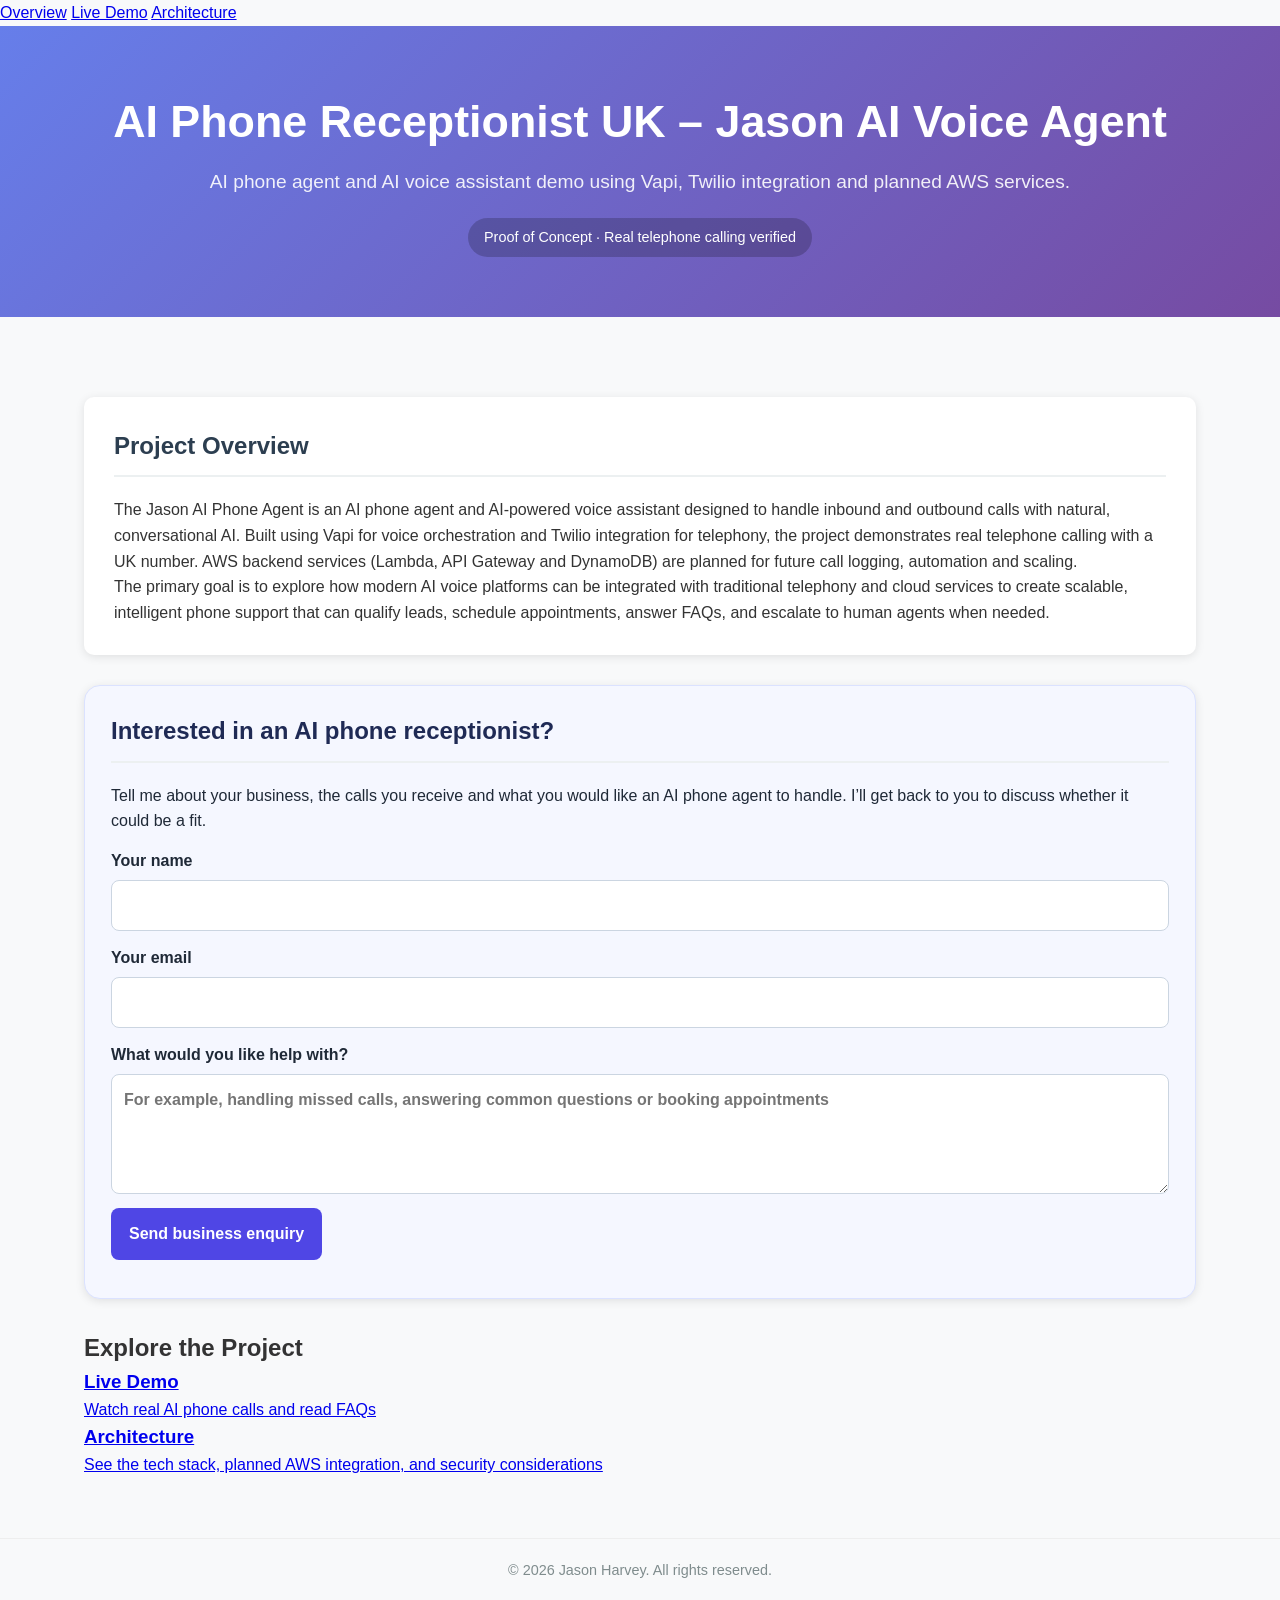
<file: index.html>
<!DOCTYPE html>
<html lang="en">
<head>
    <meta charset="UTF-8">
    <meta name="viewport" content="width=device-width, initial-scale=1.0">
    <title>AI Phone Receptionist UK | Vapi & Twilio Voice Agent</title>
    <link rel="stylesheet" href="style.css">
    <meta name="description" content="AI phone agent and AI voice assistant demo for UK small businesses, built with Vapi and Twilio integration. See inbound and outbound calls, appointment booking and lead qualification in a working UK telephone demo.">
    <script type="application/ld+json">
    {
      "@context": "https://schema.org",
      "@type": "SoftwareApplication",
      "name": "Jason AI Phone Agent",
      "applicationCategory": "BusinessApplication",
      "description": "AI-powered voice support system using Vapi and Twilio that handles inbound and outbound calls with natural conversational AI. Demonstrated with real UK telephone calling.",
      "url": "https://jazblue.github.io/jason-ai-phone-agent/",
      "operatingSystem": "Web",
      "offers": {
        "@type": "Offer",
        "price": "0",
        "priceCurrency": "USD"
      },
      "author": {
        "@type": "Person",
        "name": "Jason Harvey",
        "url": "https://jazblue.github.io/jason-ai-phone-agent/"
      }
    }
    </script>
    <meta property="og:title" content="AI Phone Receptionist UK | Vapi & Twilio Voice Agent Demo">
    <meta property="og:description" content="AI phone agent and AI phone receptionist demo using Vapi and Twilio integration with a UK phone number. Inbound and outbound calls tested, with appointment booking and lead qualification as use cases.">
    <meta name="twitter:title" content="AI Phone Receptionist UK | Vapi & Twilio Voice Agent Demo">
    <meta name="twitter:description" content="AI phone receptionist proof of concept using Vapi and Twilio with a UK phone number. Real inbound and outbound telephone calls tested and verified.">
    <link rel="canonical" href="https://jazblue.github.io/jason-ai-phone-agent/">
    <meta name="twitter:card" content="summary">
    <style>
      .business-enquiry{margin:30px 0;padding:26px;background:#f5f7ff;border:1px solid #dbe2ff;border-radius:16px;color:#1f2937}
      .business-enquiry h2{margin-top:0;color:#1f2a55}
      .business-enquiry p{line-height:1.6}
      .business-enquiry .field{display:block;margin:14px 0;font-weight:600}
      .business-enquiry input,.business-enquiry textarea{display:block;box-sizing:border-box;width:100%;margin-top:6px;padding:12px;border:1px solid #cbd5e1;border-radius:8px;font:inherit;background:#fff;color:#111827}
      .business-enquiry textarea{min-height:120px;resize:vertical}
      .business-enquiry button{padding:13px 18px;border:0;border-radius:8px;background:#4f46e5;color:white;font:inherit;font-weight:700;cursor:pointer}
      #aiEnquiryResponse{margin-top:12px;overflow-wrap:anywhere}
    </style>
</head>
<body>
    <nav class="nav-bar">
        <a href="index.html" class="nav-active">Overview</a>
        <a href="demo.html">Live Demo</a>
        <a href="architecture.html">Architecture</a>
    </nav>

    <header class="hero">
        <h1>AI Phone Receptionist UK – Jason AI Voice Agent</h1>
        <p>AI phone agent and AI voice assistant demo using Vapi, Twilio integration and planned AWS services.</p>
        <div class="status-badge">Proof of Concept · Real telephone calling verified</div>
    </header>

    <div class="container">
        <section class="overview">
            <h2>Project Overview</h2>
            <p>The Jason AI Phone Agent is an AI phone agent and AI-powered voice assistant designed to handle inbound and outbound calls with natural, conversational AI. Built using Vapi for voice orchestration and Twilio integration for telephony, the project demonstrates real telephone calling with a UK number. AWS backend services (Lambda, API Gateway and DynamoDB) are planned for future call logging, automation and scaling.</p>
            <p>The primary goal is to explore how modern AI voice platforms can be integrated with traditional telephony and cloud services to create scalable, intelligent phone support that can qualify leads, schedule appointments, answer FAQs, and escalate to human agents when needed.</p>
        </section>

        <section class="business-enquiry" aria-labelledby="ai-enquiry-title">
          <h2 id="ai-enquiry-title">Interested in an AI phone receptionist?</h2>
          <p>Tell me about your business, the calls you receive and what you would like an AI phone agent to handle. I’ll get back to you to discuss whether it could be a fit.</p>
          <form id="aiEnquiryForm">
            <label class="field" for="aiEnquiryName">Your name<input id="aiEnquiryName" name="name" autocomplete="name" required></label>
            <label class="field" for="aiEnquiryEmail">Your email<input id="aiEnquiryEmail" name="email" type="email" autocomplete="email" required></label>
            <label class="field" for="aiEnquiryMessage">What would you like help with?<textarea id="aiEnquiryMessage" name="message" required placeholder="For example, handling missed calls, answering common questions or booking appointments"></textarea></label>
            <button type="submit">Send business enquiry</button>
            <div id="aiEnquiryResponse" role="status" aria-live="polite"></div>
          </form>
        </section>

        <div class="quick-links">
            <h2>Explore the Project</h2>
            <div class="link-cards">
                <a href="demo.html" class="link-card">
                    <h3>Live Demo</h3>
                    <p>Watch real AI phone calls and read FAQs</p>
                </a>
                <a href="architecture.html" class="link-card">
                    <h3>Architecture</h3>
                    <p>See the tech stack, planned AWS integration, and security considerations</p>
                </a>
            </div>
        </div>
    </div>

    <footer>
        <p>&copy; 2026 Jason Harvey. All rights reserved.</p>
    </footer>

    <script>
      document.getElementById("aiEnquiryForm").addEventListener("submit", async function(event) {
        event.preventDefault();
        const form = event.currentTarget;
        const responseBox = document.getElementById("aiEnquiryResponse");
        const data = new URLSearchParams();
        data.append("name", document.getElementById("aiEnquiryName").value.trim());
        data.append("email", document.getElementById("aiEnquiryEmail").value.trim());
        data.append("message", "[Source: AI Phone Agent website enquiry]\n" + document.getElementById("aiEnquiryMessage").value.trim());
        responseBox.textContent = "Sending your enquiry...";
        try {
          const response = await fetch("https://8b3275icpc.execute-api.eu-west-2.amazonaws.com/dev/", {
            method: "POST",
            headers: { "Content-Type": "application/x-www-form-urlencoded" },
            body: data
          });
          const text = await response.text();
          if (response.ok) {
            responseBox.textContent = text || "Thank you. Your enquiry has been submitted.";
            form.reset();
          } else {
            responseBox.textContent = "Sorry, the enquiry could not be submitted. Please email jasonmariakieran@gmail.com instead.";
          }
        } catch (error) {
          responseBox.textContent = "Sorry, the form could not connect. Please email jasonmariakieran@gmail.com instead.";
        }
      });
    </script>

</body>
</html>
</file>
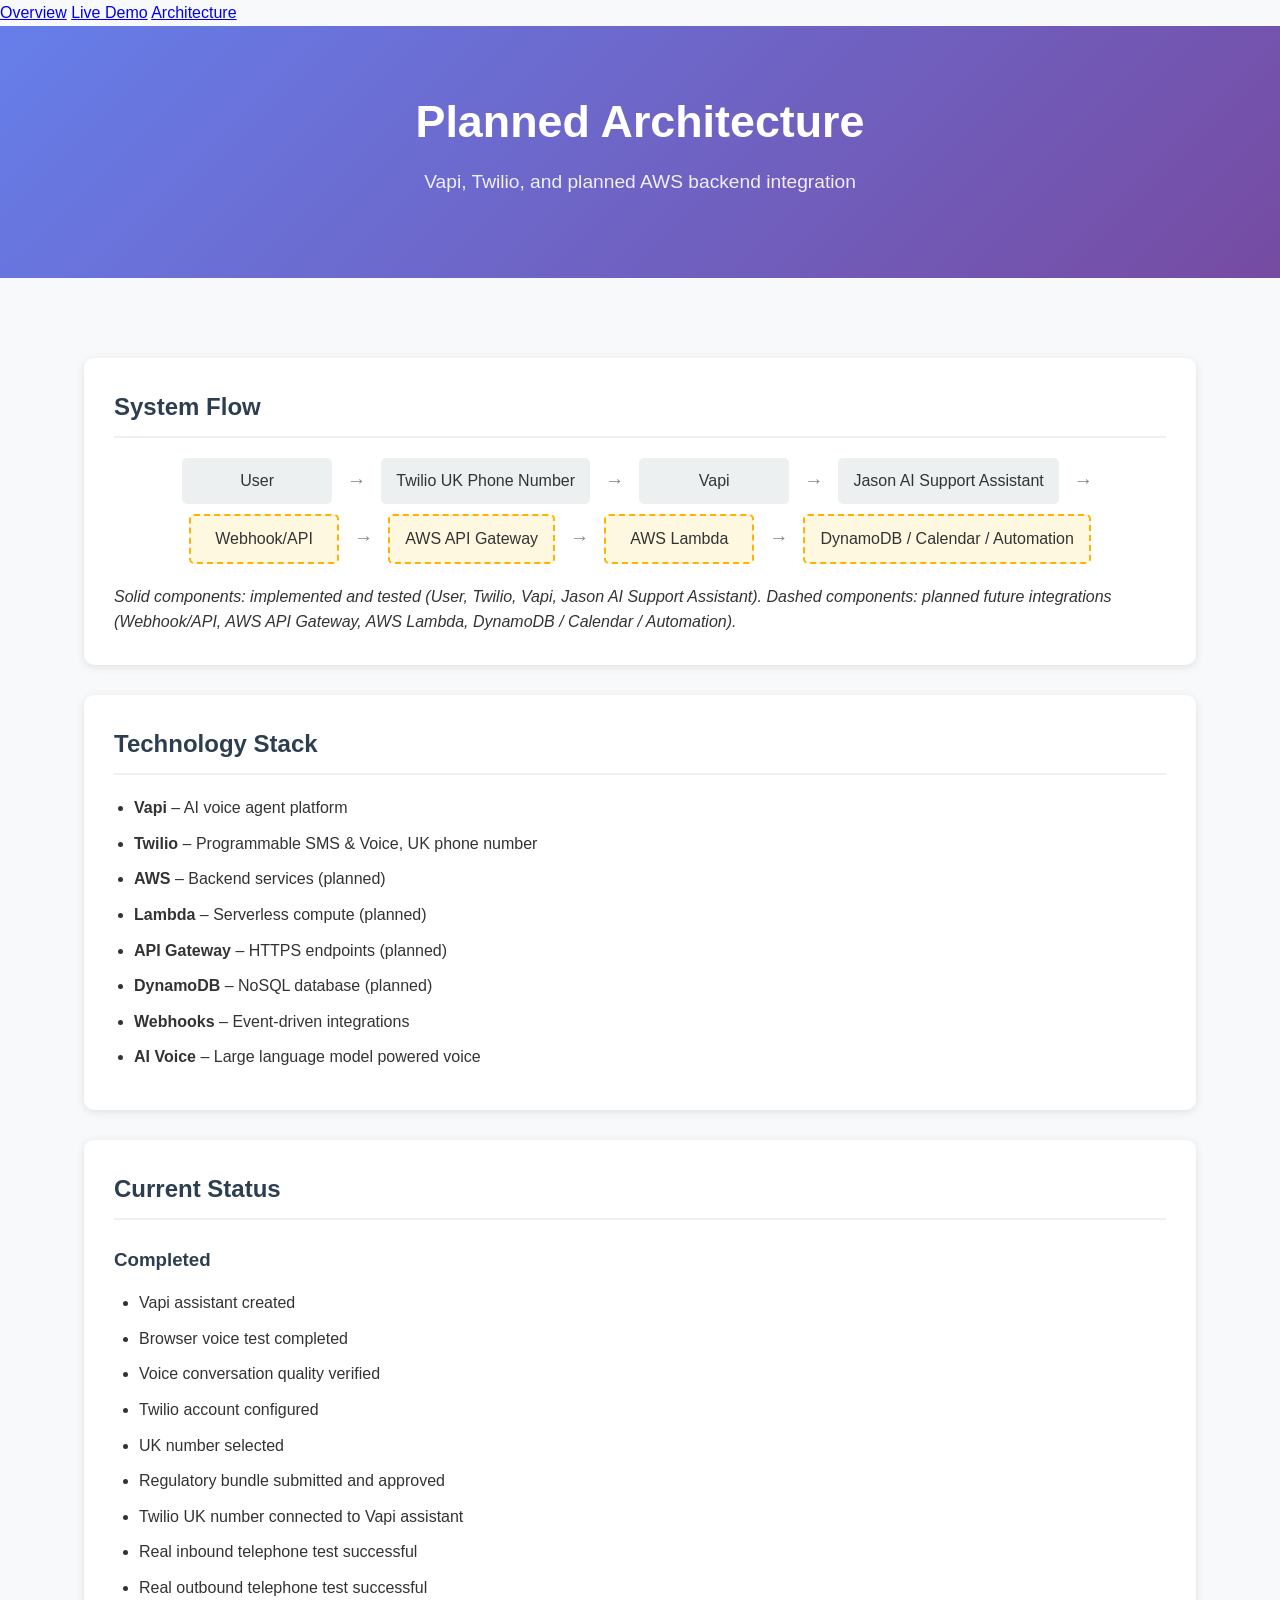
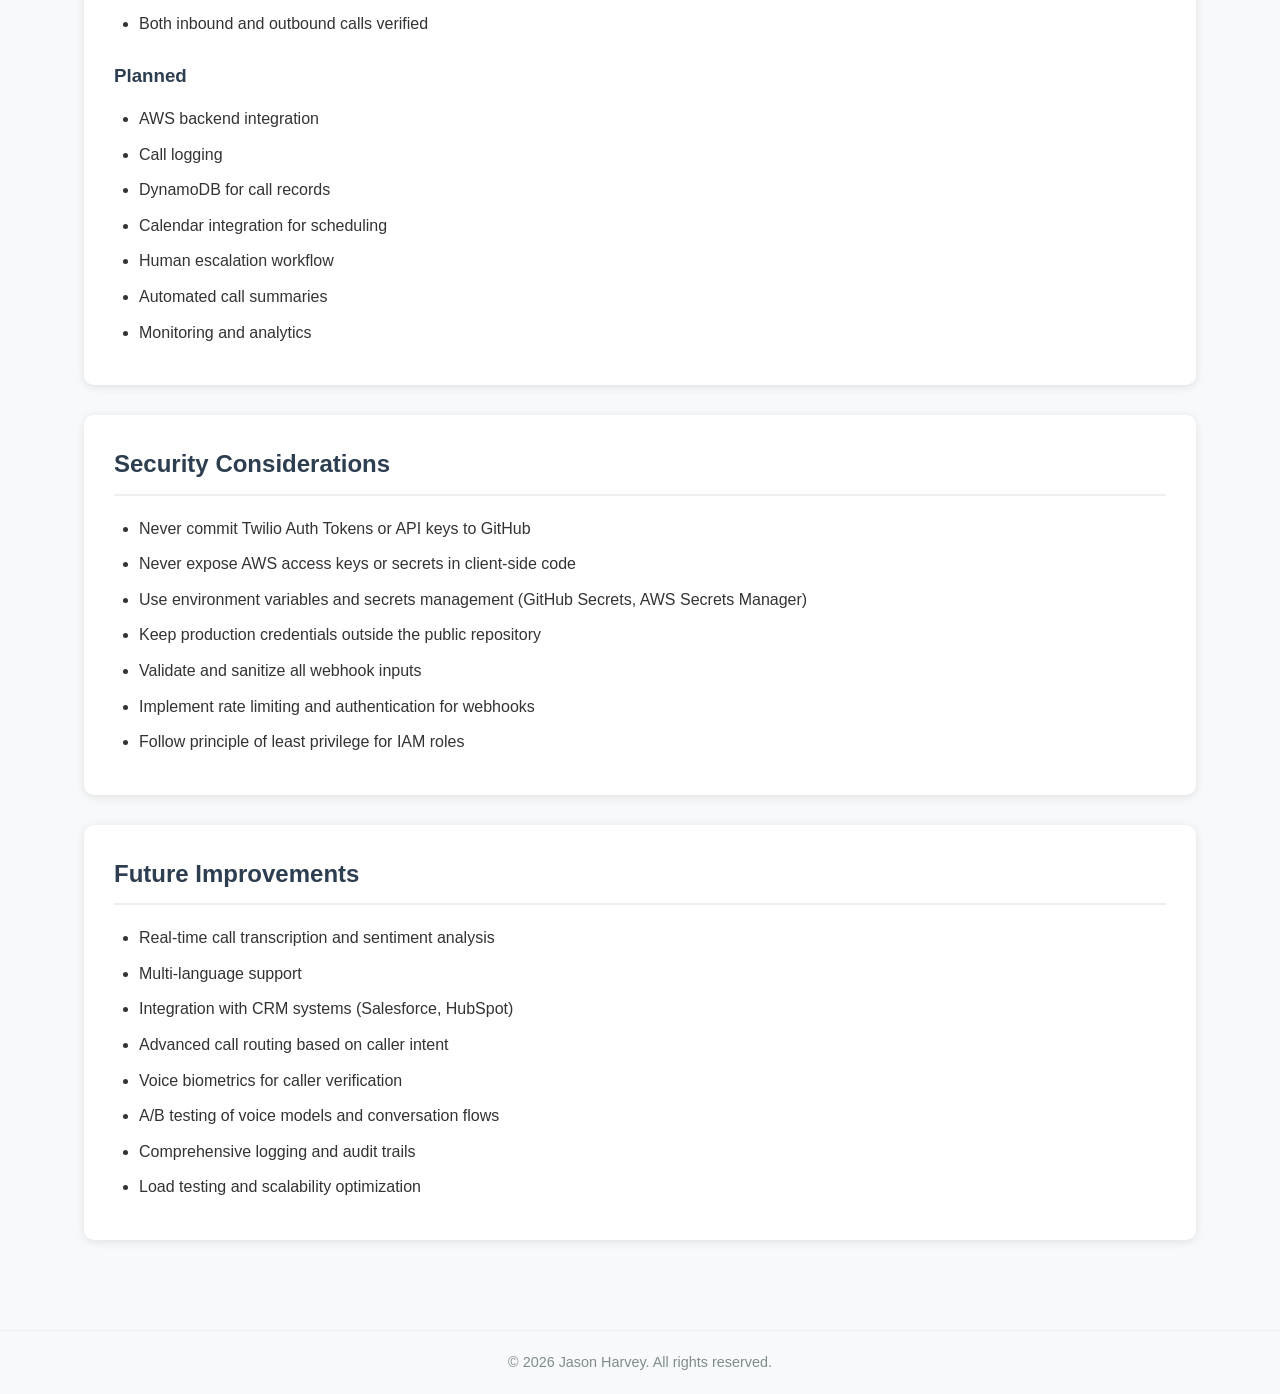
<file: architecture.html>
<!DOCTYPE html>
<html lang="en">
<head>
    <meta charset="UTF-8">
    <meta name="viewport" content="width=device-width, initial-scale=1.0">
    <title>AI Phone Agent Architecture | Vapi, Twilio & Planned AWS Backend</title>
    <link rel="stylesheet" href="style.css">
    <meta name="description" content="Technical architecture for Jason's AI phone agent project. See the Vapi and Twilio integration, planned AWS Lambda/API Gateway/DynamoDB backend, and security considerations.">
    <script type="application/ld+json">
    {
      "@context": "https://schema.org",
      "@type": "SoftwareApplication",
      "name": "Jason AI Phone Agent",
      "applicationCategory": "BusinessApplication",
      "description": "Technical documentation for the AI phone agent architecture using Vapi, Twilio, and planned AWS services.",
      "url": "https://jazblue.github.io/jason-ai-phone-agent/architecture.html",
      "operatingSystem": "Web",
      "author": {
        "@type": "Person",
        "name": "Jason Harvey"
      }
    }
    </script>
    <meta property="og:title" content="AI Phone Agent Architecture | Vapi & Twilio">
    <meta property="og:description" content="Technical architecture: Vapi + Twilio telephony with planned AWS Lambda, API Gateway, and DynamoDB backend.">
    <link rel="canonical" href="https://jazblue.github.io/jason-ai-phone-agent/architecture.html">
</head>
<body>
    <nav class="nav-bar">
        <a href="index.html">Overview</a>
        <a href="demo.html">Live Demo</a>
        <a href="architecture.html" class="nav-active">Architecture</a>
    </nav>

    <header class="hero">
        <h1>Planned Architecture</h1>
        <p>Vapi, Twilio, and planned AWS backend integration</p>
    </header>

    <div class="container">
        <section class="architecture">
            <h2>System Flow</h2>
            <div class="arch-diagram">
                <div class="arch-step">User</div>
                <div class="arch-arrow">→</div>
                <div class="arch-step">Twilio UK Phone Number</div>
                <div class="arch-arrow">→</div>
                <div class="arch-step">Vapi</div>
                <div class="arch-arrow">→</div>
                <div class="arch-step">Jason AI Support Assistant</div>
                <div class="arch-arrow">→</div>
                <div class="arch-step-planned">Webhook/API</div>
                <div class="arch-arrow">→</div>
                <div class="arch-step-planned">AWS API Gateway</div>
                <div class="arch-arrow">→</div>
                <div class="arch-step-planned">AWS Lambda</div>
                <div class="arch-arrow">→</div>
                <div class="arch-step-planned">DynamoDB / Calendar / Automation</div>
            </div>
            <p><em>Solid components: implemented and tested (User, Twilio, Vapi, Jason AI Support Assistant). Dashed components: planned future integrations (Webhook/API, AWS API Gateway, AWS Lambda, DynamoDB / Calendar / Automation).</em></p>
        </section>

        <section class="stack">
            <h2>Technology Stack</h2>
            <ul>
                <li><strong>Vapi</strong> – AI voice agent platform</li>
                <li><strong>Twilio</strong> – Programmable SMS & Voice, UK phone number</li>
                <li><strong>AWS</strong> – Backend services (planned)</li>
                <li><strong>Lambda</strong> – Serverless compute (planned)</li>
                <li><strong>API Gateway</strong> – HTTPS endpoints (planned)</li>
                <li><strong>DynamoDB</strong> – NoSQL database (planned)</li>
                <li><strong>Webhooks</strong> – Event-driven integrations</li>
                <li><strong>AI Voice</strong> – Large language model powered voice</li>
            </ul>
        </section>

        <section class="status">
            <h2>Current Status</h2>
            <h3>Completed</h3>
            <ul>
                <li>Vapi assistant created</li>
                <li>Browser voice test completed</li>
                <li>Voice conversation quality verified</li>
                <li>Twilio account configured</li>
                <li>UK number selected</li>
                <li>Regulatory bundle submitted and approved</li>
                <li>Twilio UK number connected to Vapi assistant</li>
                <li>Real inbound telephone test successful</li>
                <li>Real outbound telephone test successful</li>
                <li>Both inbound and outbound calls verified</li>
            </ul>
            <h3>Planned</h3>
            <ul>
                <li>AWS backend integration</li>
                <li>Call logging</li>
                <li>DynamoDB for call records</li>
                <li>Calendar integration for scheduling</li>
                <li>Human escalation workflow</li>
                <li>Automated call summaries</li>
                <li>Monitoring and analytics</li>
            </ul>
        </section>

        <section class="security">
            <h2>Security Considerations</h2>
            <ul>
                <li>Never commit Twilio Auth Tokens or API keys to GitHub</li>
                <li>Never expose AWS access keys or secrets in client-side code</li>
                <li>Use environment variables and secrets management (GitHub Secrets, AWS Secrets Manager)</li>
                <li>Keep production credentials outside the public repository</li>
                <li>Validate and sanitize all webhook inputs</li>
                <li>Implement rate limiting and authentication for webhooks</li>
                <li>Follow principle of least privilege for IAM roles</li>
            </ul>
        </section>

        <section class="future">
            <h2>Future Improvements</h2>
            <ul>
                <li>Real-time call transcription and sentiment analysis</li>
                <li>Multi-language support</li>
                <li>Integration with CRM systems (Salesforce, HubSpot)</li>
                <li>Advanced call routing based on caller intent</li>
                <li>Voice biometrics for caller verification</li>
                <li>A/B testing of voice models and conversation flows</li>
                <li>Comprehensive logging and audit trails</li>
                <li>Load testing and scalability optimization</li>
            </ul>
        </section>
    </div>

    <footer>
        <p>&copy; 2026 Jason Harvey. All rights reserved.</p>
    </footer>
</body>
</html>
</file>
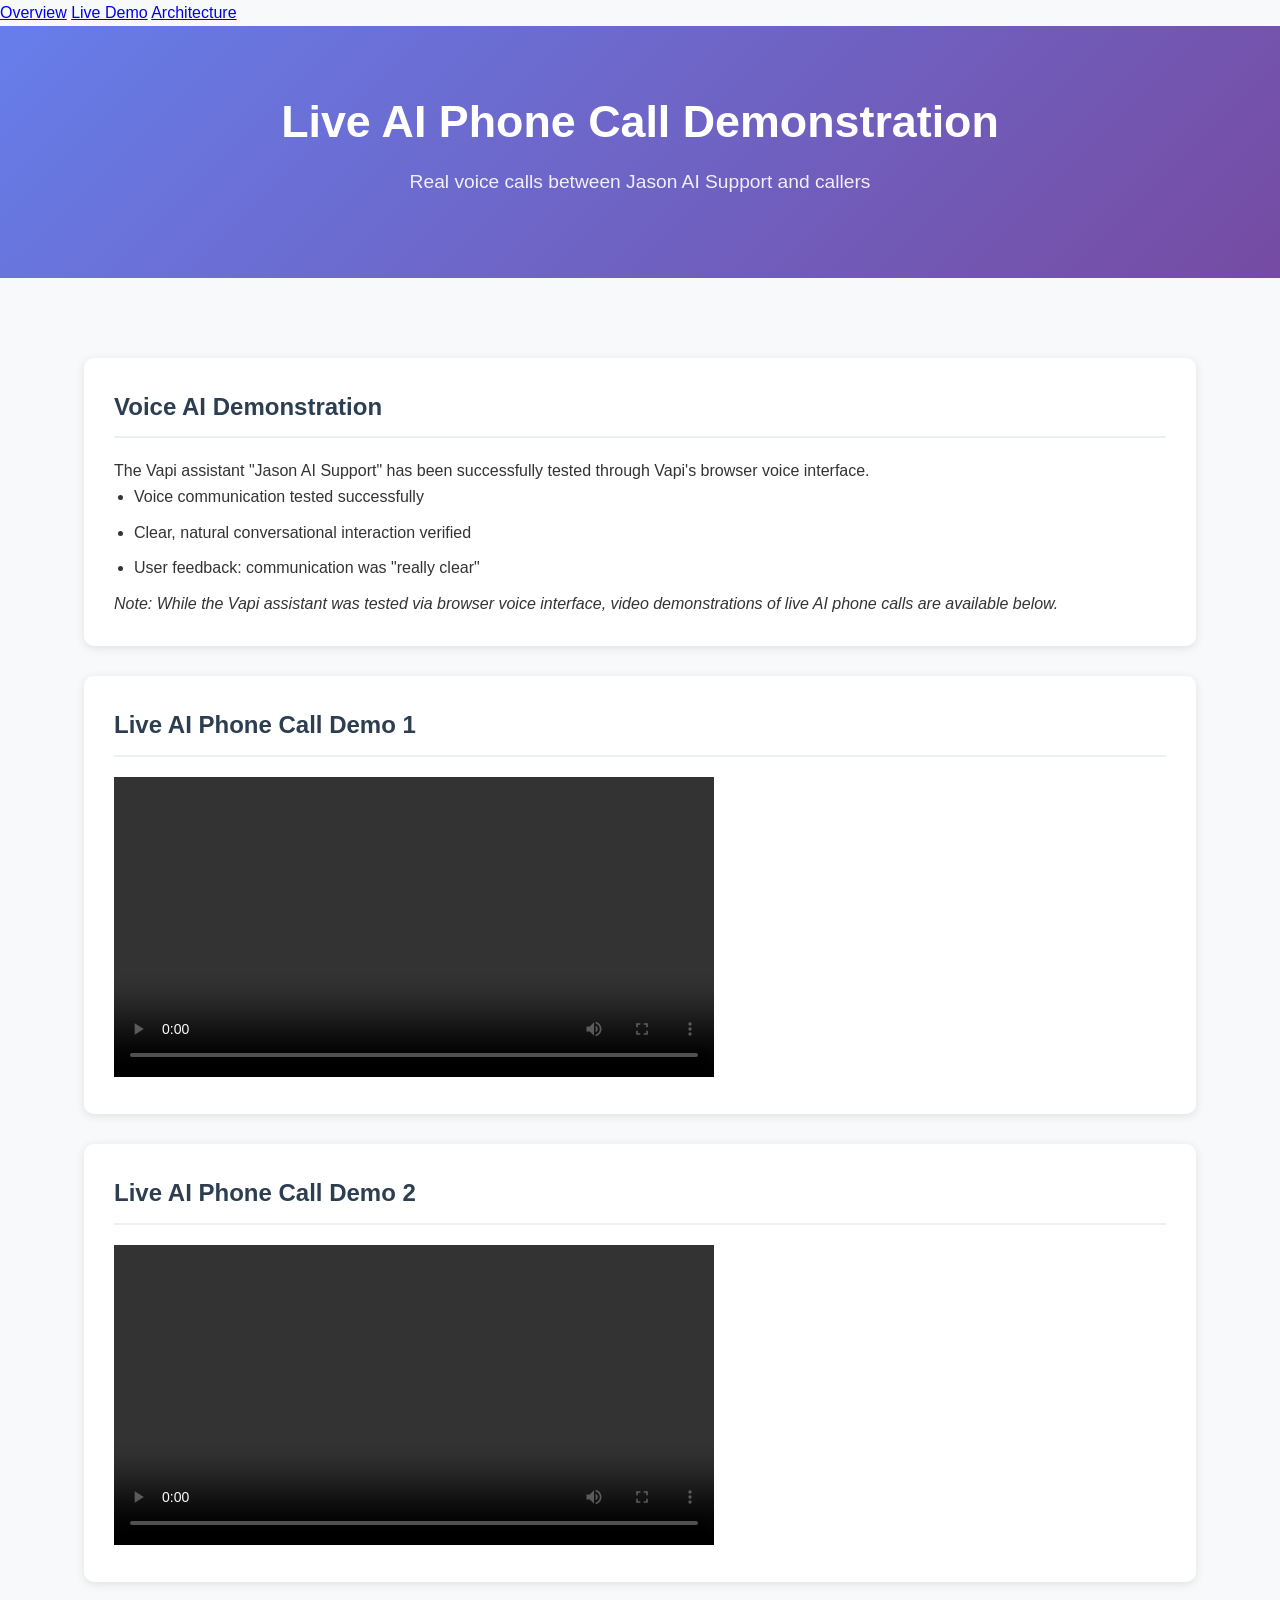
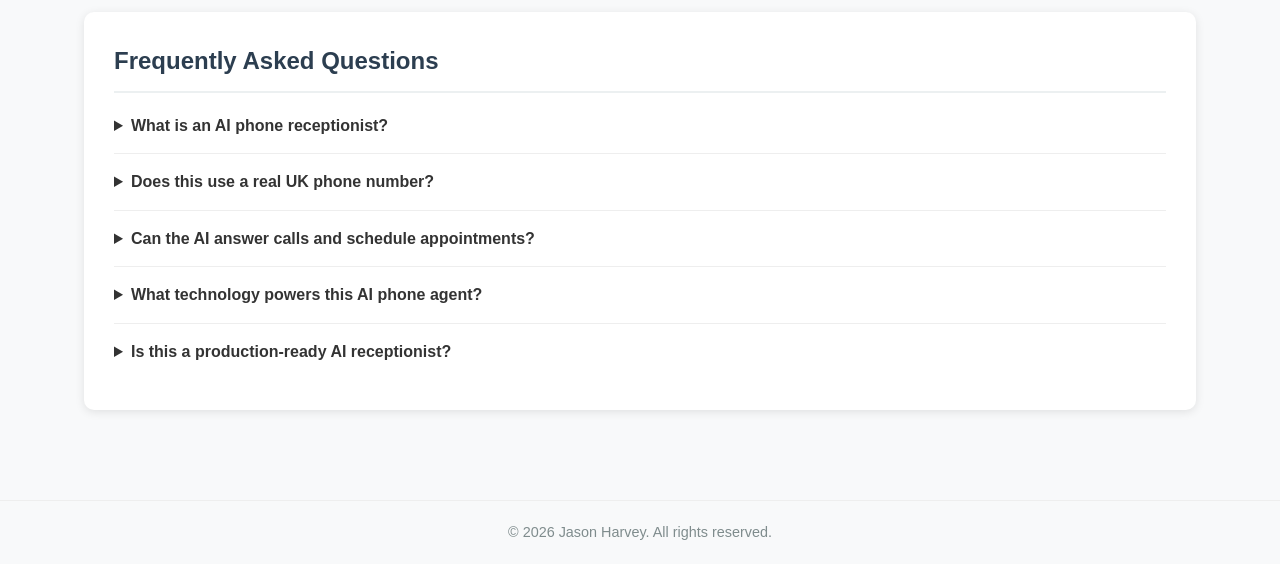
<file: demo.html>
<!DOCTYPE html>
<html lang="en">
<head>
    <meta charset="UTF-8">
    <meta name="viewport" content="width=device-width, initial-scale=1.0">
    <title>AI Phone Agent Demo | Vapi & Twilio Voice Calls</title>
    <link rel="stylesheet" href="style.css">
    <meta name="description" content="Watch real AI phone calls made by Jason's voice agent. See how Vapi and Twilio work together with a UK phone number for inbound and outbound calling.">
    <script type="application/ld+json">
    {
      "@context": "https://schema.org",
      "@type": "FAQPage",
      "mainEntity": [{
        "@type": "Question",
        "name": "What is an AI phone receptionist?",
        "acceptedAnswer": {
          "@type": "Answer",
          "text": "An AI phone receptionist is software that answers inbound and outbound phone calls using natural, conversational AI voice. It handles calls 24/7, qualifies leads, answers FAQs, books appointments, and escalates to human agents when needed — without any human picking up the phone."
        }
      }, {
        "@type": "Question",
        "name": "Does this project use a real UK phone number?",
        "acceptedAnswer": {
          "@type": "Answer",
          "text": "Yes. A Twilio UK phone number was selected, the regulatory bundle was submitted and approved, and the number was connected to the Vapi AI assistant. Real inbound calls from mobile phones and real outbound calls to mobile phones were both tested and verified successfully."
        }
      }, {
        "@type": "Question",
        "name": "Can the AI answer calls and schedule appointments?",
        "acceptedAnswer": {
          "@type": "Answer",
          "text": "The current proof of concept demonstrates conversational call handling with the Vapi assistant. Calendar integration and automated appointment booking are planned as future AWS backend extensions, along with call logging, DynamoDB records, and human escalation workflows."
        }
      }, {
        "@type": "Question",
        "name": "What technology powers this AI phone agent?",
        "acceptedAnswer": {
          "@type": "Answer",
          "text": "The system uses Vapi for AI voice orchestration and Twilio for programmable telephony with a UK phone number. AWS backend services including Lambda, API Gateway, and DynamoDB are planned for future integration to add call logging, automation, and scaling capabilities."
        }
      }, {
        "@type": "Question",
        "name": "Is this a production-ready AI receptionist?",
        "acceptedAnswer": {
          "@type": "Answer",
          "text": "This is a proof of concept demonstrating real telephone calling with AI voice. The core telephony and voice orchestration components are implemented and tested. AWS backend integrations for call logging, calendar booking, and production monitoring are planned for future development."
        }
      }]
    }
    </script>
    <meta property="og:title" content="Live AI Phone Call Demo | Vapi & Twilio">
    <meta property="og:description" content="Watch real inbound and outbound AI phone calls made by Jason's voice agent demo.">
    <link rel="canonical" href="https://jazblue.github.io/jason-ai-phone-agent/demo.html">
</head>
<body>
    <nav class="nav-bar">
        <a href="index.html">Overview</a>
        <a href="demo.html" class="nav-active">Live Demo</a>
        <a href="architecture.html">Architecture</a>
    </nav>

    <header class="hero">
        <h1>Live AI Phone Call Demonstration</h1>
        <p>Real voice calls between Jason AI Support and callers</p>
    </header>

    <div class="container">
        <section class="demo">
            <h2>Voice AI Demonstration</h2>
            <p>The Vapi assistant "Jason AI Support" has been successfully tested through Vapi's browser voice interface.</p>
            <ul>
                <li>Voice communication tested successfully</li>
                <li>Clear, natural conversational interaction verified</li>
                <li>User feedback: communication was "really clear"</li>
            </ul>
            <p><em>Note: While the Vapi assistant was tested via browser voice interface, video demonstrations of live AI phone calls are available below.</em></p>
        </section>

        <section class="demo">
            <h2>Live AI Phone Call Demo 1</h2>
            <video controls style="max-width:600px; width:100%;">
                <source src="videos/When_the_Engineer_Can_t_Answer.mp4" type="video/mp4">
                Your browser does not support the video tag.
            </video>
        </section>

        <section class="demo">
            <h2>Live AI Phone Call Demo 2</h2>
            <video controls style="max-width:600px; width:100%;">
                <source src="videos/whatsapp-demo.mp4" type="video/mp4">
                Your browser does not support the video tag.
            </video>
        </section>

        <section class="faq-section">
            <h2>Frequently Asked Questions</h2>
            
            <details style="margin-bottom: 15px; border-bottom: 1px solid #eee; padding-bottom: 15px;">
                <summary style="font-weight: bold; cursor: pointer; color: #333;">What is an AI phone receptionist?</summary>
                <p style="margin-top: 10px; color: #555;">An AI phone receptionist is software that answers inbound and outbound phone calls using natural, conversational AI voice. It handles calls 24/7, qualifies leads, answers FAQs, books appointments, and escalates to human agents when needed — without any human picking up the phone.</p>
            </details>
            
            <details style="margin-bottom: 15px; border-bottom: 1px solid #eee; padding-bottom: 15px;">
                <summary style="font-weight: bold; cursor: pointer; color: #333;">Does this use a real UK phone number?</summary>
                <p style="margin-top: 10px; color: #555;">Yes. A Twilio UK phone number was selected, the regulatory bundle was submitted and approved, and the number was connected to the Vapi AI assistant. Real inbound calls from mobile phones and real outbound calls to mobile phones were both tested and verified successfully.</p>
            </details>
            
            <details style="margin-bottom: 15px; border-bottom: 1px solid #eee; padding-bottom: 15px;">
                <summary style="font-weight: bold; cursor: pointer; color: #333;">Can the AI answer calls and schedule appointments?</summary>
                <p style="margin-top: 10px; color: #555;">The current proof of concept demonstrates conversational call handling with the Vapi assistant. Calendar integration and automated appointment booking are planned as future AWS backend extensions, along with call logging, DynamoDB records, and human escalation workflows.</p>
            </details>
            
            <details style="margin-bottom: 15px; border-bottom: 1px solid #eee; padding-bottom: 15px;">
                <summary style="font-weight: bold; cursor: pointer; color: #333;">What technology powers this AI phone agent?</summary>
                <p style="margin-top: 10px; color: #555;">The system uses Vapi for AI voice orchestration and Twilio for programmable telephony with a UK phone number. AWS backend services including Lambda, API Gateway, and DynamoDB are planned for future integration to add call logging, automation, and scaling capabilities.</p>
            </details>
            
            <details style="margin-bottom: 15px;">
                <summary style="font-weight: bold; cursor: pointer; color: #333;">Is this a production-ready AI receptionist?</summary>
                <p style="margin-top: 10px; color: #555;">This is a proof of concept demonstrating real telephone calling with AI voice. The core telephony and voice orchestration components are implemented and tested. AWS backend integrations for call logging, calendar booking, and production monitoring are planned for future development.</p>
            </details>
        </section>
    </div>

    <footer>
        <p>&copy; 2026 Jason Harvey. All rights reserved.</p>
    </footer>
</body>
</html>
</file>
<file: style.css>
* {
    margin: 0;
    padding: 0;
    box-sizing: border-box;
}

body {
    font-family: 'Segoe UI', Tahoma, Geneva, Verdana, sans-serif;
    line-height: 1.6;
    color: #333;
    background-color: #f8f9fa;
}

.container {
    width: 90%;
    max-width: 1200px;
    margin: 0 auto;
    padding: 20px;
}

header.hero {
    background: linear-gradient(135deg, #667eea 0%, #764ba2 100%);
    color: white;
    text-align: center;
    padding: 60px 20px;
    margin-bottom: 30px;
}

header.hero h1 {
    font-size: 2.8rem;
    margin-bottom: 10px;
}

header.hero p {
    font-size: 1.2rem;
    opacity: 0.9;
    margin-bottom: 20px;
}

.status-badge {
    display: inline-block;
    background: rgba(0,0,0,0.2);
    padding: 8px 16px;
    border-radius: 20px;
    font-size: 0.9rem;
    font-weight: 500;
}

section {
    background: white;
    margin: 30px 0;
    padding: 30px;
    border-radius: 10px;
    box-shadow: 0 2px 10px rgba(0,0,0,0.1);
}

section h2 {
    color: #2c3e50;
    margin-bottom: 20px;
    padding-bottom: 10px;
    border-bottom: 2px solid #ecf0f1;
}

section ul {
    margin-left: 20px;
}

section li {
    margin-bottom: 10px;
}

.arch-diagram {
    display: flex;
    flex-wrap: wrap;
    align-items: center;
    justify-content: center;
    gap: 10px;
    margin: 20px 0;
}

.arch-step {
    background: #ecf0f1;
    padding: 10px 15px;
    border-radius: 5px;
    font-weight: 500;
    min-width: 150px;
    text-align: center;
}

.arch-step-planned {
    background: #fff8e1;
    padding: 10px 15px;
    border-radius: 5px;
    font-weight: 500;
    min-width: 150px;
    text-align: center;
    border: 2px dashed #ffb300;
}

.arch-step-planned {
    background: #fff8e1;
    padding: 10px 15px;
    border-radius: 5px;
    font-weight: 500;
    min-width: 150px;
    text-align: center;
    border: 2px dashed #ffb300;
}

.arch-arrow {
    font-size: 1.2rem;
    color: #7f8c8d;
    margin: 0 5px;
}

.tech-list {
    display: flex;
    flex-wrap: wrap;
    gap: 10px;
    margin-top: 15px;
}

.tech-list li {
    background: #e8f4fd;
    padding: 8px 12px;
    border-radius: 4px;
    font-size: 0.9rem;
    border-left: 3px solid #3498db;
}

.status h3 {
    margin-top: 25px;
    margin-bottom: 15px;
    color: #2c3e50;
}

.status ul {
    margin-left: 25px;
}

.security ul, .future ul {
    margin-left: 25px;
}

footer {
    text-align: center;
    padding: 20px;
    color: #7f8c8d;
    font-size: 0.9rem;
    border-top: 1px solid #eee;
    margin-top: 40px;
}

@media (max-width: 768px) {
    .arch-diagram {
        flex-direction: column;
        align-items: stretch;
    }
    .arch-step {
        margin: 5px 0;
    }

.arch-step-planned {
    background: #fff8e1;
    padding: 10px 15px;
    border-radius: 5px;
    font-weight: 500;
    min-width: 150px;
    text-align: center;
    border: 2px dashed #ffb300;
}

.arch-step-planned {
    background: #fff8e1;
    padding: 10px 15px;
    border-radius: 5px;
    font-weight: 500;
    min-width: 150px;
    text-align: center;
    border: 2px dashed #ffb300;
}
    .arch-arrow {
        display: none;
    }
    header.hero h1 {
        font-size: 2.2rem;
    }
}
</file>
